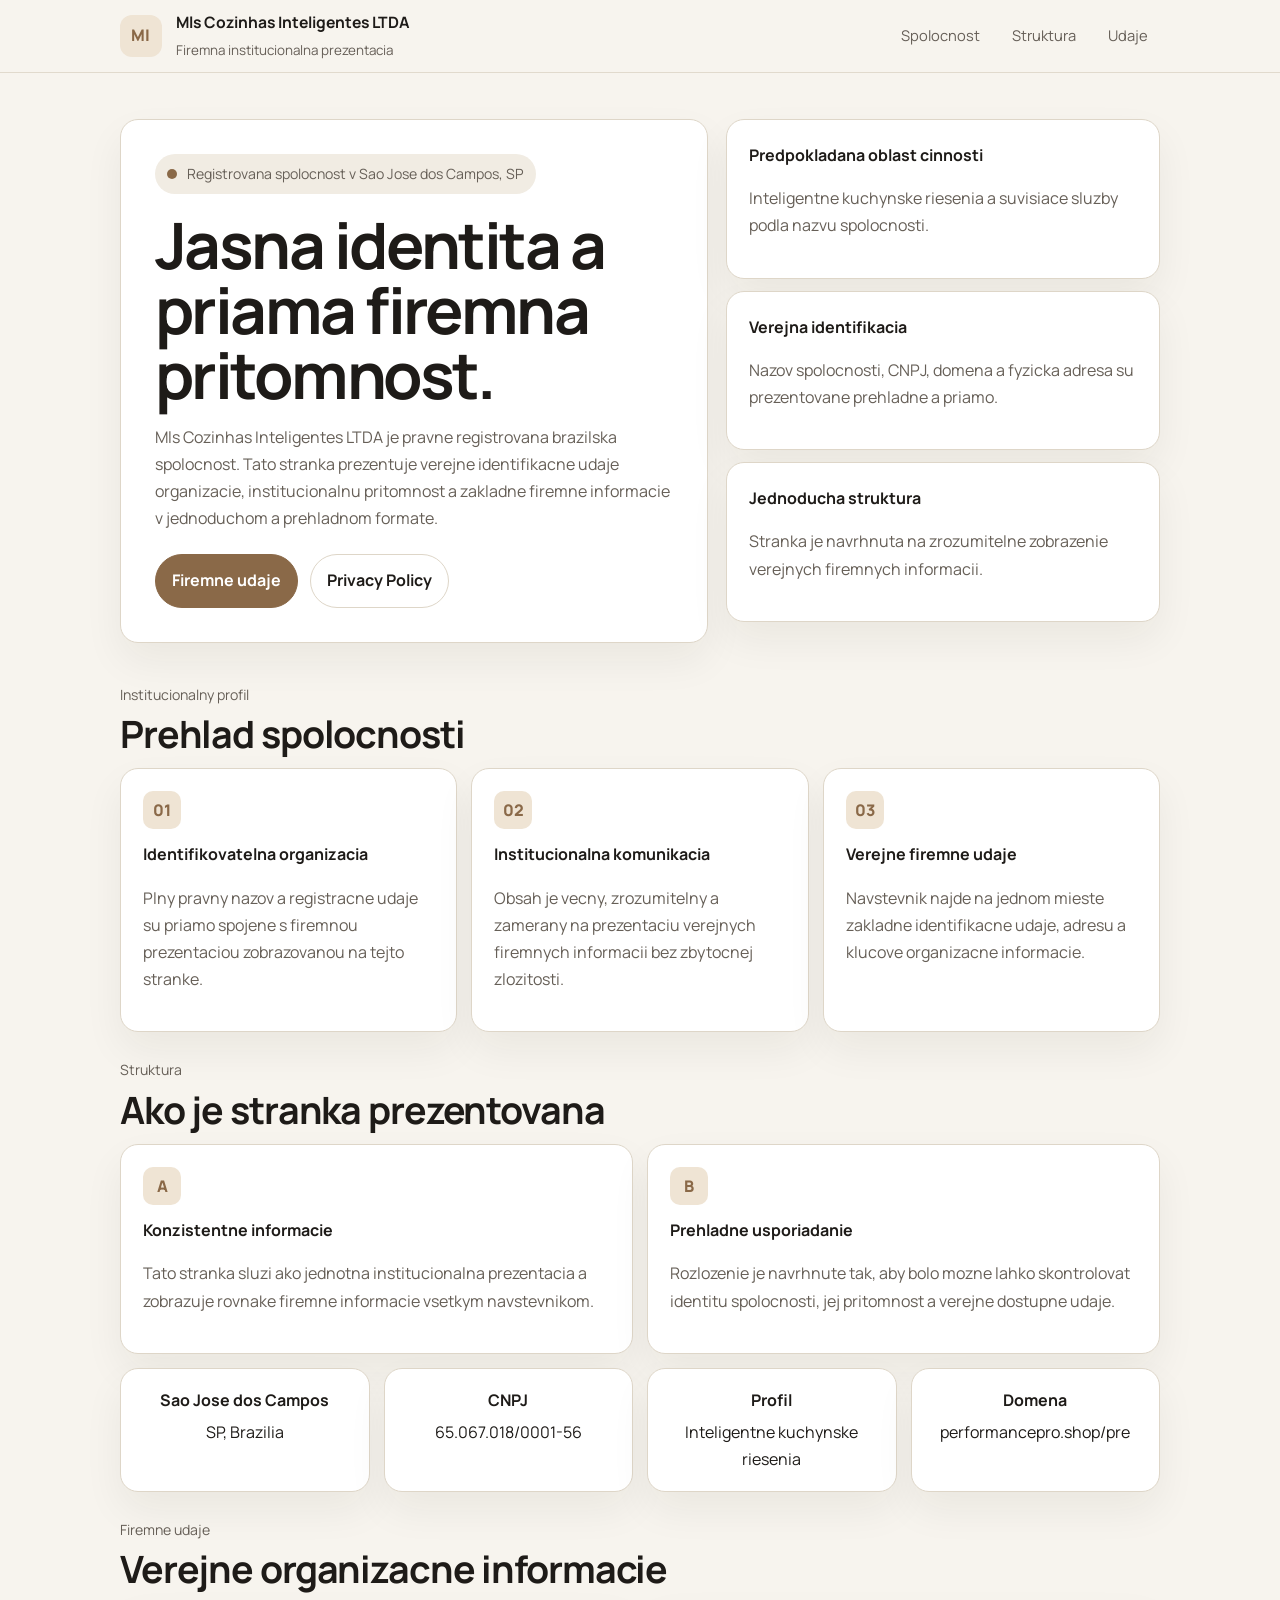
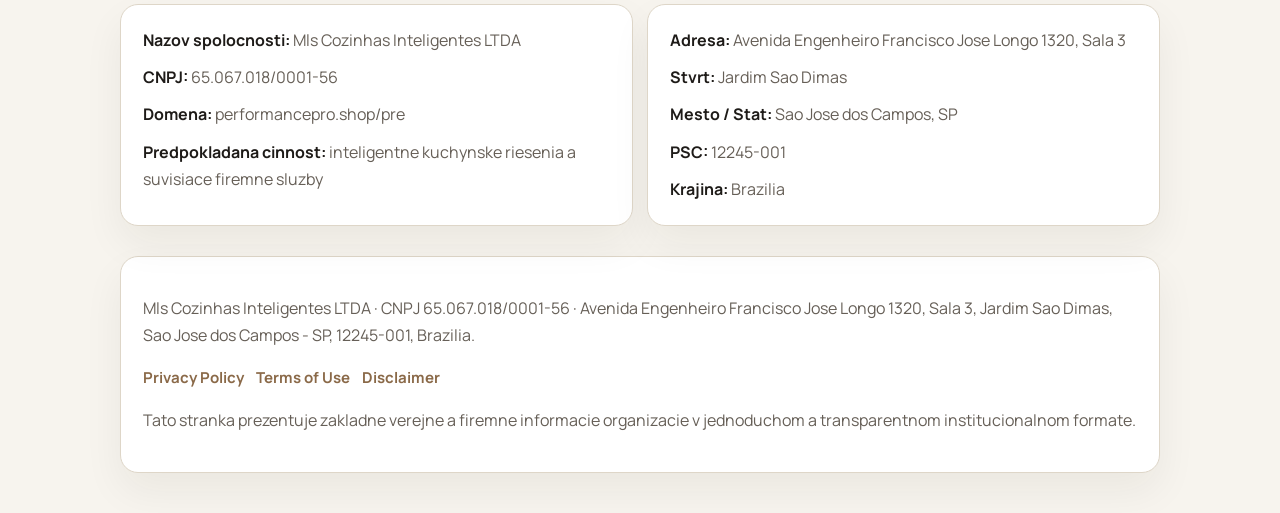
<file: pre/index.html>
<!DOCTYPE html>
<html lang="sk">
<head>
  <meta charset="UTF-8">
  <meta name="viewport" content="width=device-width, initial-scale=1.0">
  <meta name="robots" content="index,follow">
  <title>Mls Cozinhas Inteligentes LTDA | Firemna prezentacia</title>
  <meta name="description" content="Institucionalna stranka spolocnosti Mls Cozinhas Inteligentes LTDA s jasnymi firemnymi udajmi a verejnymi informaciami v Sao Jose dos Campos, SP.">
  <link rel="preconnect" href="https://fonts.googleapis.com">
  <link rel="preconnect" href="https://fonts.gstatic.com" crossorigin>
  <link href="https://fonts.googleapis.com/css2?family=Manrope:wght@400;500;600;700;800&display=swap" rel="stylesheet">
  <style>
    :root{--bg:#f7f4ee;--surface:#fff;--surface-alt:#f1ece3;--line:#ded6c8;--text:#1e1b18;--muted:#665f57;--accent:#8a6948;--accent-soft:#efe4d4;--radius:18px;--shadow:0 18px 40px rgba(33,27,19,.06);--max:1040px}
    *{box-sizing:border-box}html{scroll-behavior:smooth}body{margin:0;font-family:"Manrope",sans-serif;background:var(--bg);color:var(--text);line-height:1.7}a{color:inherit;text-decoration:none}.page{width:min(calc(100% - 28px),var(--max));margin:0 auto;padding-bottom:40px}header{position:sticky;top:0;z-index:20;background:rgba(247,244,238,.94);backdrop-filter:blur(10px);border-bottom:1px solid rgba(222,214,200,.85)}.topbar{width:min(calc(100% - 28px),var(--max));margin:0 auto;min-height:72px;display:flex;align-items:center;justify-content:space-between;gap:18px}.brand{display:flex;align-items:center;gap:14px;min-width:0}.brand-mark{width:42px;height:42px;border-radius:12px;display:grid;place-items:center;background:var(--accent-soft);color:var(--accent);font-weight:800;letter-spacing:.04em}.brand strong{display:block;font-size:.98rem}.brand small{color:var(--muted);font-size:.84rem}nav{display:flex;flex-wrap:wrap;gap:8px}nav a{padding:9px 12px;border-radius:999px;color:var(--muted);font-size:.92rem}nav a:hover{background:var(--surface-alt);color:var(--text)}.hero{padding:46px 0 26px;display:grid;grid-template-columns:1.15fr .85fr;gap:18px;align-items:start}.panel,.card{background:var(--surface);border:1px solid var(--line);border-radius:var(--radius);box-shadow:var(--shadow)}.hero-main{padding:34px}.eyebrow{display:inline-flex;align-items:center;gap:10px;padding:8px 12px;border-radius:999px;background:var(--surface-alt);color:var(--muted);font-size:.88rem}.dot{width:10px;height:10px;border-radius:50%;background:var(--accent)}h1{margin:18px 0 14px;font-size:clamp(2.2rem,5vw,4rem);line-height:1.02;letter-spacing:-.04em;max-width:12ch}.hero-main p,.card p,.summary p,footer p,li{color:var(--muted)}.actions{display:flex;flex-wrap:wrap;gap:12px;margin-top:22px}.button{display:inline-flex;align-items:center;justify-content:center;padding:12px 16px;border-radius:999px;font-weight:700;border:1px solid var(--line)}.button.primary{background:var(--accent);color:#fff;border-color:var(--accent)}.hero-side{display:grid;gap:12px}.summary{padding:22px}.summary strong{display:block;margin-bottom:6px;font-size:1rem}section{padding:12px 0}.section-head{margin-bottom:14px}.section-head span{color:var(--muted);font-size:.88rem}h2{margin:6px 0 0;font-size:clamp(1.55rem,3vw,2.35rem);line-height:1.08;letter-spacing:-.03em}.grid-3,.grid-2,.facts-grid{display:grid;gap:14px}.grid-3{grid-template-columns:repeat(3,minmax(0,1fr))}.grid-2{grid-template-columns:repeat(2,minmax(0,1fr))}.facts-grid{grid-template-columns:repeat(4,minmax(0,1fr))}.card{padding:22px}.icon{width:38px;height:38px;border-radius:10px;display:grid;place-items:center;background:var(--accent-soft);color:var(--accent);font-weight:800;margin-bottom:12px}.card h3{margin:0 0 10px;font-size:1rem}.facts{list-style:none;margin:0;padding:0}.facts li+li{margin-top:10px}.facts strong{color:var(--text)}.mini{padding:18px;text-align:center}.mini strong{display:block;margin-bottom:5px;font-size:1rem;color:var(--text)}footer{margin-top:18px;padding:22px}.footer-links{display:flex;flex-wrap:wrap;gap:12px;margin:10px 0}.footer-links a{color:var(--accent);font-weight:700;font-size:.94rem}@media(max-width:920px){.hero,.grid-3,.grid-2,.facts-grid{grid-template-columns:1fr}.topbar{padding:10px 0;align-items:flex-start;flex-direction:column}}
  </style>
</head>
<body>
  <header><div class="topbar"><div class="brand"><div class="brand-mark">MI</div><div><strong>Mls Cozinhas Inteligentes LTDA</strong><small>Firemna institucionalna prezentacia</small></div></div><nav><a href="#spolocnost">Spolocnost</a><a href="#struktura">Struktura</a><a href="#udaje">Udaje</a></nav></div></header>
  <div class="page">
    <main>
      <section class="hero">
        <article class="panel hero-main">
          <div class="eyebrow"><span class="dot"></span>Registrovana spolocnost v Sao Jose dos Campos, SP</div>
          <h1>Jasna identita a priama firemna pritomnost.</h1>
          <p>Mls Cozinhas Inteligentes LTDA je pravne registrovana brazilska spolocnost. Tato stranka prezentuje verejne identifikacne udaje organizacie, institucionalnu pritomnost a zakladne firemne informacie v jednoduchom a prehladnom formate.</p>
          <div class="actions"><a class="button primary" href="#udaje">Firemne udaje</a><a class="button" href="privacy.html">Privacy Policy</a></div>
        </article>
        <aside class="hero-side">
          <div class="panel summary"><strong>Predpokladana oblast cinnosti</strong><p>Inteligentne kuchynske riesenia a suvisiace sluzby podla nazvu spolocnosti.</p></div>
          <div class="panel summary"><strong>Verejna identifikacia</strong><p>Nazov spolocnosti, CNPJ, domena a fyzicka adresa su prezentovane prehladne a priamo.</p></div>
          <div class="panel summary"><strong>Jednoducha struktura</strong><p>Stranka je navrhnuta na zrozumitelne zobrazenie verejnych firemnych informacii.</p></div>
        </aside>
      </section>
      <section id="spolocnost"><div class="section-head"><span>Institucionalny profil</span><h2>Prehlad spolocnosti</h2></div><div class="grid-3"><article class="card"><div class="icon">01</div><h3>Identifikovatelna organizacia</h3><p>Plny pravny nazov a registracne udaje su priamo spojene s firemnou prezentaciou zobrazovanou na tejto stranke.</p></article><article class="card"><div class="icon">02</div><h3>Institucionalna komunikacia</h3><p>Obsah je vecny, zrozumitelny a zamerany na prezentaciu verejnych firemnych informacii bez zbytocnej zlozitosti.</p></article><article class="card"><div class="icon">03</div><h3>Verejne firemne udaje</h3><p>Navstevnik najde na jednom mieste zakladne identifikacne udaje, adresu a klucove organizacne informacie.</p></article></div></section>
      <section id="struktura"><div class="section-head"><span>Struktura</span><h2>Ako je stranka prezentovana</h2></div><div class="grid-2"><article class="card"><div class="icon">A</div><h3>Konzistentne informacie</h3><p>Tato stranka sluzi ako jednotna institucionalna prezentacia a zobrazuje rovnake firemne informacie vsetkym navstevnikom.</p></article><article class="card"><div class="icon">B</div><h3>Prehladne usporiadanie</h3><p>Rozlozenie je navrhnute tak, aby bolo mozne lahko skontrolovat identitu spolocnosti, jej pritomnost a verejne dostupne udaje.</p></article></div><div class="facts-grid" style="margin-top:14px;"><div class="panel mini"><strong>Sao Jose dos Campos</strong><span>SP, Brazilia</span></div><div class="panel mini"><strong>CNPJ</strong><span>65.067.018/0001-56</span></div><div class="panel mini"><strong>Profil</strong><span>Inteligentne kuchynske riesenia</span></div><div class="panel mini"><strong>Domena</strong><span>performancepro.shop/pre</span></div></div></section>
      <section id="udaje"><div class="section-head"><span>Firemne udaje</span><h2>Verejne organizacne informacie</h2></div><div class="grid-2"><article class="card"><ul class="facts"><li><strong>Nazov spolocnosti:</strong> Mls Cozinhas Inteligentes LTDA</li><li><strong>CNPJ:</strong> 65.067.018/0001-56</li><li><strong>Domena:</strong> performancepro.shop/pre</li><li><strong>Predpokladana cinnost:</strong> inteligentne kuchynske riesenia a suvisiace firemne sluzby</li></ul></article><article class="card"><ul class="facts"><li><strong>Adresa:</strong> Avenida Engenheiro Francisco Jose Longo 1320, Sala 3</li><li><strong>Stvrt:</strong> Jardim Sao Dimas</li><li><strong>Mesto / Stat:</strong> Sao Jose dos Campos, SP</li><li><strong>PSC:</strong> 12245-001</li><li><strong>Krajina:</strong> Brazilia</li></ul></article></div></section>
    </main>
    <footer class="panel"><p>Mls Cozinhas Inteligentes LTDA · CNPJ 65.067.018/0001-56 · Avenida Engenheiro Francisco Jose Longo 1320, Sala 3, Jardim Sao Dimas, Sao Jose dos Campos - SP, 12245-001, Brazilia.</p><div class="footer-links"><a href="privacy.html">Privacy Policy</a><a href="terms.html">Terms of Use</a><a href="disclaimer.html">Disclaimer</a></div><p>Tato stranka prezentuje zakladne verejne a firemne informacie organizacie v jednoduchom a transparentnom institucionalnom formate.</p></footer>
  </div>
</body>
</html>
</file>
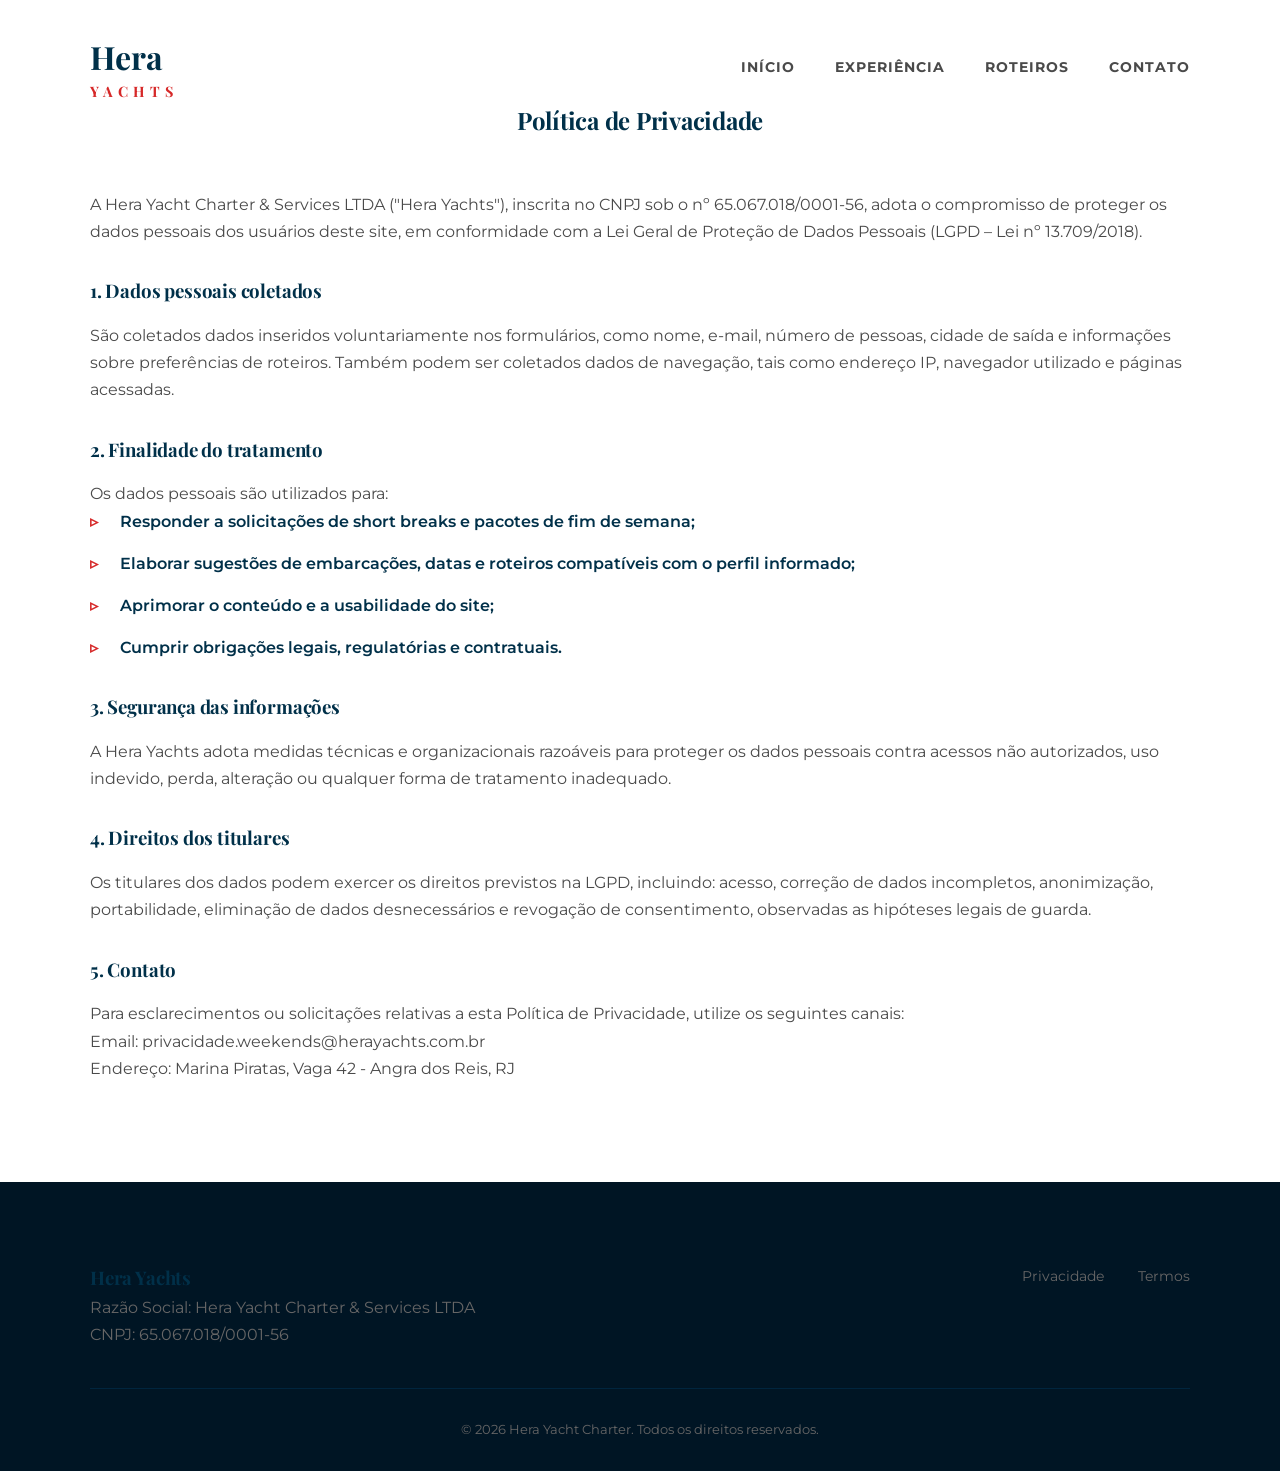
<file: privacy.html>
<!DOCTYPE html>
<html lang="pt-BR">
<head>
    <meta charset="UTF-8">
    <meta name="viewport" content="width=device-width, initial-scale=1.0">
    <title>Política de Privacidade | Hera Yacht Charter</title>
    <link rel="stylesheet" href="css/style.css">
    <link rel="preconnect" href="https://fonts.googleapis.com">
    <link rel="preconnect" href="https://fonts.gstatic.com" crossorigin>
    <link href="https://fonts.googleapis.com/css2?family=Montserrat:wght@300;400;600;700&family=Playfair+Display:ital,wght@0,700;1,700&display=swap" rel="stylesheet">
</head>
<body>
    <header id="header">
        <nav class="container">
            <div class="logo">
                <a href="index.html">Hera<span>Yachts</span></a>
            </div>
            <ul class="nav-links">
                <li><a href="index.html#home">Início</a></li>
                <li><a href="index.html#experiencia">Experiência</a></li>
                <li><a href="index.html#frota">Roteiros</a></li>
                <li><a href="index.html#contato">Contato</a></li>
            </ul>
            <div class="mobile-menu-icon">
                <div class="line1"></div>
                <div class="line2"></div>
                <div class="line3"></div>
            </div>
        </nav>
    </header>

    <main>
        <section class="section">
            <div class="container">
                <h1 class="text-center mb-50">Política de Privacidade</h1>
                <div>
                    <p>A Hera Yacht Charter & Services LTDA ("Hera Yachts"), inscrita no CNPJ sob o nº 65.067.018/0001-56, adota o compromisso de proteger os dados pessoais dos usuários deste site, em conformidade com a Lei Geral de Proteção de Dados Pessoais (LGPD – Lei nº 13.709/2018).</p>
                    
                    <h3 class="mt-30 mb-15">1. Dados pessoais coletados</h3>
                    <p>São coletados dados inseridos voluntariamente nos formulários, como nome, e-mail, número de pessoas, cidade de saída e informações sobre preferências de roteiros. Também podem ser coletados dados de navegação, tais como endereço IP, navegador utilizado e páginas acessadas.</p>
                    
                    <h3 class="mt-30 mb-15">2. Finalidade do tratamento</h3>
                    <p>Os dados pessoais são utilizados para:</p>
                    <ul class="jet-list">
                        <li>Responder a solicitações de short breaks e pacotes de fim de semana;</li>
                        <li>Elaborar sugestões de embarcações, datas e roteiros compatíveis com o perfil informado;</li>
                        <li>Aprimorar o conteúdo e a usabilidade do site;</li>
                        <li>Cumprir obrigações legais, regulatórias e contratuais.</li>
                    </ul>
                    
                    <h3 class="mt-30 mb-15">3. Segurança das informações</h3>
                    <p>A Hera Yachts adota medidas técnicas e organizacionais razoáveis para proteger os dados pessoais contra acessos não autorizados, uso indevido, perda, alteração ou qualquer forma de tratamento inadequado.</p>
                    
                    <h3 class="mt-30 mb-15">4. Direitos dos titulares</h3>
                    <p>Os titulares dos dados podem exercer os direitos previstos na LGPD, incluindo: acesso, correção de dados incompletos, anonimização, portabilidade, eliminação de dados desnecessários e revogação de consentimento, observadas as hipóteses legais de guarda.</p>
                    
                    <h3 class="mt-30 mb-15">5. Contato</h3>
                    <p>Para esclarecimentos ou solicitações relativas a esta Política de Privacidade, utilize os seguintes canais:</p>
                    <p>Email: privacidade.weekends@herayachts.com.br<br>Endereço: Marina Piratas, Vaga 42 - Angra dos Reis, RJ</p>
                </div>
            </div>
        </section>
    </main>

    <footer>
        <div class="container">
            <div class="footer-grid">
                <div>
                    <h3>Hera Yachts</h3>
                    <p>Razão Social: Hera Yacht Charter & Services LTDA</p>
                    <p>CNPJ: 65.067.018/0001-56</p>
                </div>
                <div class="footer-links">
                    <a href="privacy.html">Privacidade</a>
                    <a href="terms.html">Termos</a>
                </div>
            </div>
            <div class="copyright text-center">
                <p>&copy; 2026 Hera Yacht Charter. Todos os direitos reservados.</p>
            </div>
        </div>
    </footer>

    <script src="js/script.js"></script>
</body>
</html>
</file>
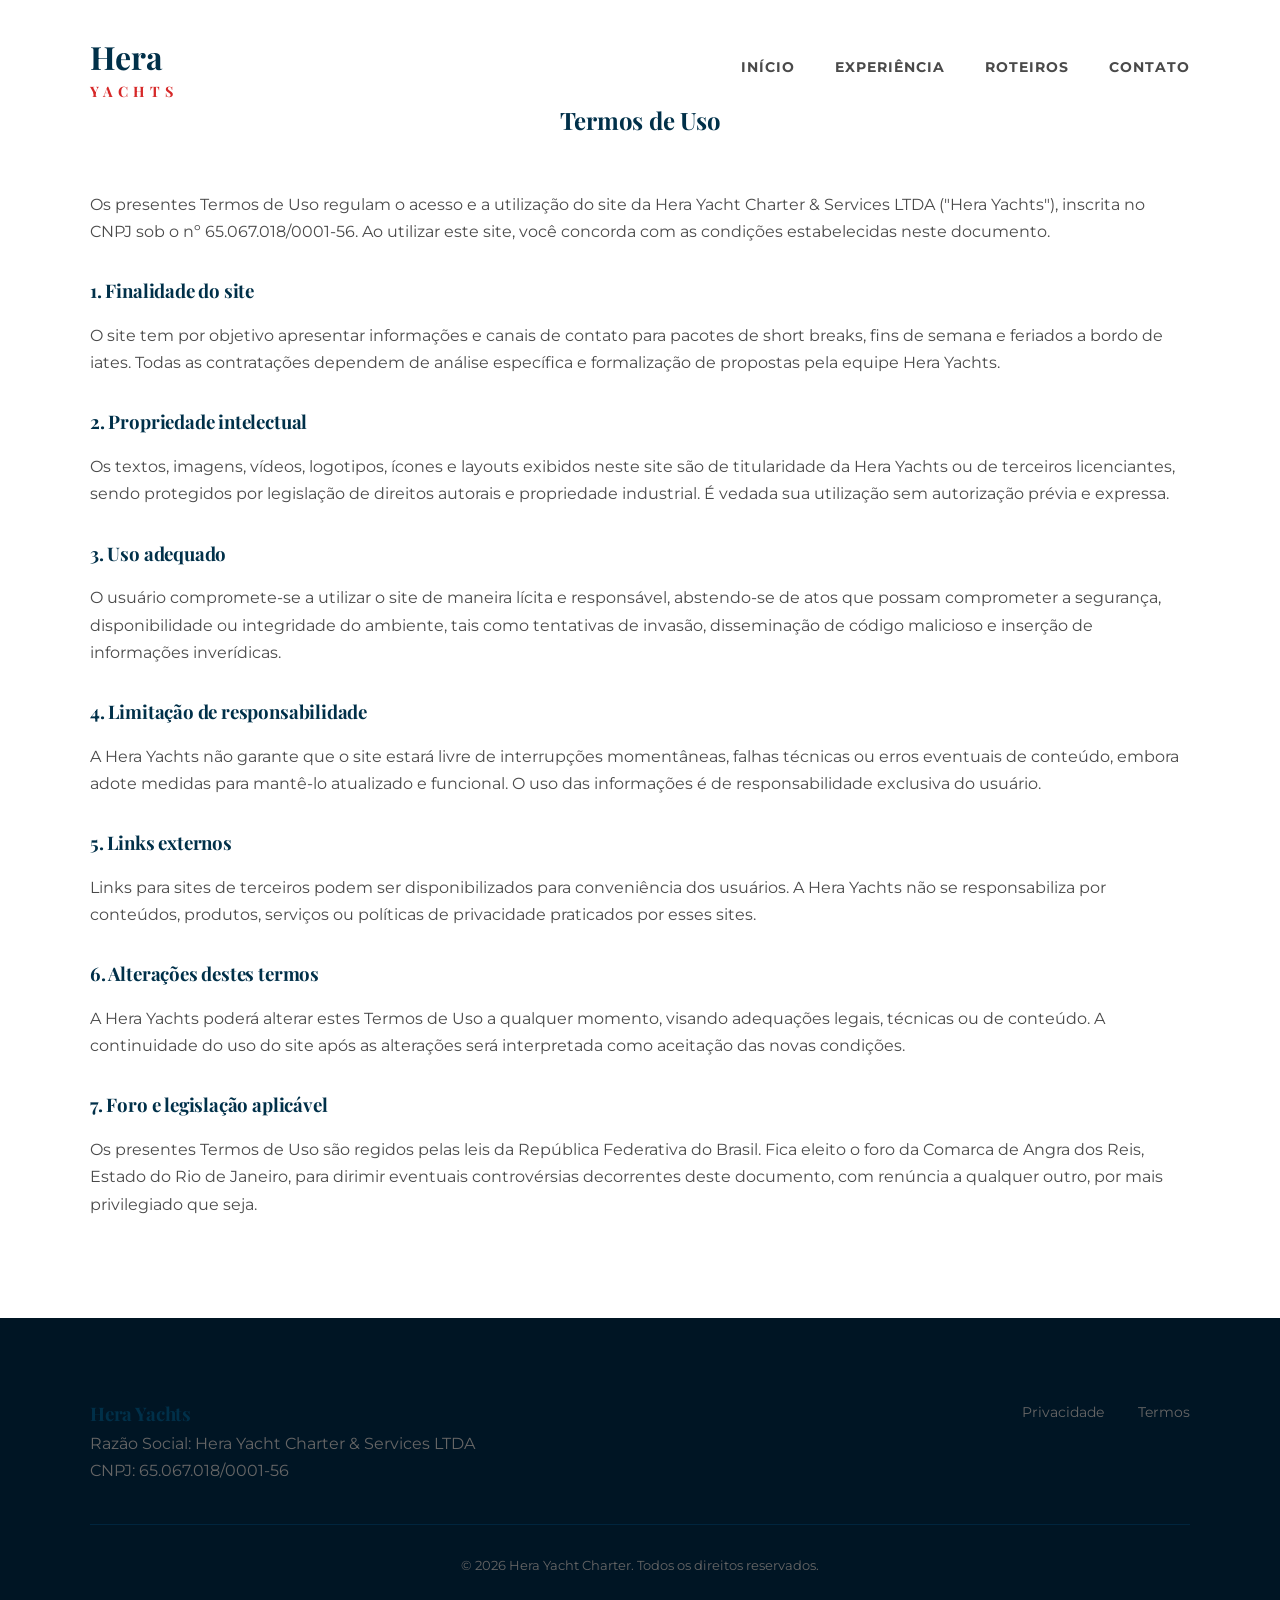
<file: terms.html>
<!DOCTYPE html>
<html lang="pt-BR">
<head>
    <meta charset="UTF-8">
    <meta name="viewport" content="width=device-width, initial-scale=1.0">
    <title>Termos de Uso | Hera Yacht Charter</title>
    <link rel="stylesheet" href="css/style.css">
    <link rel="preconnect" href="https://fonts.googleapis.com">
    <link rel="preconnect" href="https://fonts.gstatic.com" crossorigin>
    <link href="https://fonts.googleapis.com/css2?family=Montserrat:wght@300;400;600;700&family=Playfair+Display:ital,wght@0,700;1,700&display=swap" rel="stylesheet">
</head>
<body>
    <header id="header">
        <nav class="container">
            <div class="logo">
                <a href="index.html">Hera<span>Yachts</span></a>
            </div>
            <ul class="nav-links">
                <li><a href="index.html#home">Início</a></li>
                <li><a href="index.html#experiencia">Experiência</a></li>
                <li><a href="index.html#frota">Roteiros</a></li>
                <li><a href="index.html#contato">Contato</a></li>
            </ul>
            <div class="mobile-menu-icon">
                <div class="line1"></div>
                <div class="line2"></div>
                <div class="line3"></div>
            </div>
        </nav>
    </header>

    <main>
        <section class="section">
            <div class="container">
                <h1 class="text-center mb-50">Termos de Uso</h1>
                <div>
                    <p>Os presentes Termos de Uso regulam o acesso e a utilização do site da Hera Yacht Charter & Services LTDA ("Hera Yachts"), inscrita no CNPJ sob o nº 65.067.018/0001-56. Ao utilizar este site, você concorda com as condições estabelecidas neste documento.</p>
                    
                    <h3 class="mt-30 mb-15">1. Finalidade do site</h3>
                    <p>O site tem por objetivo apresentar informações e canais de contato para pacotes de short breaks, fins de semana e feriados a bordo de iates. Todas as contratações dependem de análise específica e formalização de propostas pela equipe Hera Yachts.</p>
                    
                    <h3 class="mt-30 mb-15">2. Propriedade intelectual</h3>
                    <p>Os textos, imagens, vídeos, logotipos, ícones e layouts exibidos neste site são de titularidade da Hera Yachts ou de terceiros licenciantes, sendo protegidos por legislação de direitos autorais e propriedade industrial. É vedada sua utilização sem autorização prévia e expressa.</p>
                    
                    <h3 class="mt-30 mb-15">3. Uso adequado</h3>
                    <p>O usuário compromete-se a utilizar o site de maneira lícita e responsável, abstendo-se de atos que possam comprometer a segurança, disponibilidade ou integridade do ambiente, tais como tentativas de invasão, disseminação de código malicioso e inserção de informações inverídicas.</p>
                    
                    <h3 class="mt-30 mb-15">4. Limitação de responsabilidade</h3>
                    <p>A Hera Yachts não garante que o site estará livre de interrupções momentâneas, falhas técnicas ou erros eventuais de conteúdo, embora adote medidas para mantê-lo atualizado e funcional. O uso das informações é de responsabilidade exclusiva do usuário.</p>
                    
                    <h3 class="mt-30 mb-15">5. Links externos</h3>
                    <p>Links para sites de terceiros podem ser disponibilizados para conveniência dos usuários. A Hera Yachts não se responsabiliza por conteúdos, produtos, serviços ou políticas de privacidade praticados por esses sites.</p>
                    
                    <h3 class="mt-30 mb-15">6. Alterações destes termos</h3>
                    <p>A Hera Yachts poderá alterar estes Termos de Uso a qualquer momento, visando adequações legais, técnicas ou de conteúdo. A continuidade do uso do site após as alterações será interpretada como aceitação das novas condições.</p>
                    
                    <h3 class="mt-30 mb-15">7. Foro e legislação aplicável</h3>
                    <p>Os presentes Termos de Uso são regidos pelas leis da República Federativa do Brasil. Fica eleito o foro da Comarca de Angra dos Reis, Estado do Rio de Janeiro, para dirimir eventuais controvérsias decorrentes deste documento, com renúncia a qualquer outro, por mais privilegiado que seja.</p>
                </div>
            </div>
        </section>
    </main>

    <footer>
        <div class="container">
            <div class="footer-grid">
                <div>
                    <h3>Hera Yachts</h3>
                    <p>Razão Social: Hera Yacht Charter & Services LTDA</p>
                    <p>CNPJ: 65.067.018/0001-56</p>
                </div>
                <div class="footer-links">
                    <a href="privacy.html">Privacidade</a>
                    <a href="terms.html">Termos</a>
                </div>
            </div>
            <div class="copyright text-center">
                <p>&copy; 2026 Hera Yacht Charter. Todos os direitos reservados.</p>
            </div>
        </div>
    </footer>

    <script src="js/script.js"></script>
</body>
</html>
</file>
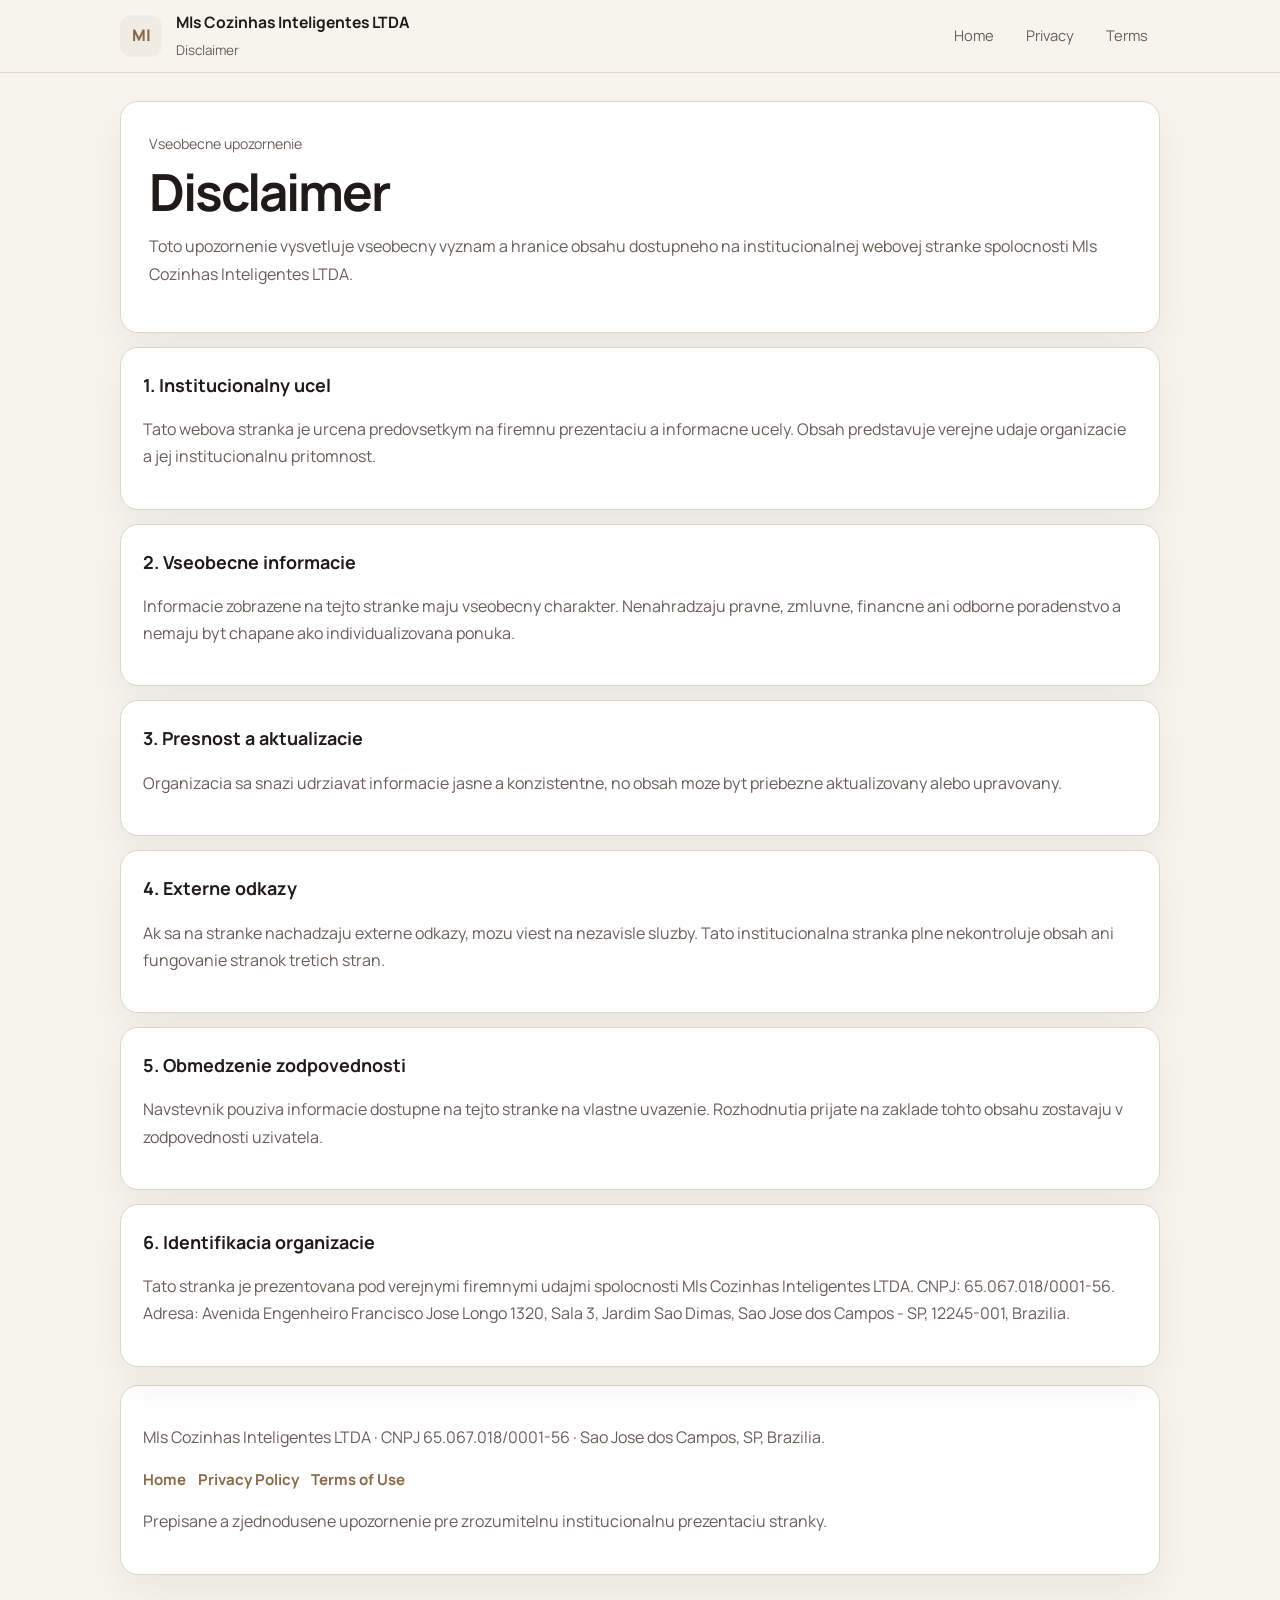
<file: pre/disclaimer.html>
<!DOCTYPE html>
<html lang="sk">
<head><meta charset="UTF-8"><meta name="viewport" content="width=device-width, initial-scale=1.0"><meta name="robots" content="index,follow"><title>Disclaimer | Mls Cozinhas Inteligentes LTDA</title><meta name="description" content="Vseobecne upozornenie pre institucionalnu stranku spolocnosti Mls Cozinhas Inteligentes LTDA."><link rel="preconnect" href="https://fonts.googleapis.com"><link rel="preconnect" href="https://fonts.gstatic.com" crossorigin><link href="https://fonts.googleapis.com/css2?family=Manrope:wght@400;500;600;700;800&display=swap" rel="stylesheet"><style>:root{--bg:#f7f4ee;--surface:#fff;--surface-alt:#f1ece3;--line:#ded6c8;--text:#1e1b18;--muted:#665f57;--accent:#8a6948;--radius:18px;--shadow:0 18px 40px rgba(33,27,19,.06);--max:1040px}*{box-sizing:border-box}body{margin:0;font-family:"Manrope",sans-serif;background:var(--bg);color:var(--text);line-height:1.7}a{color:inherit;text-decoration:none}.page{width:min(calc(100% - 28px),var(--max));margin:0 auto;padding-bottom:40px}header{position:sticky;top:0;background:rgba(247,244,238,.94);backdrop-filter:blur(10px);border-bottom:1px solid rgba(222,214,200,.85)}.topbar{width:min(calc(100% - 28px),var(--max));margin:0 auto;min-height:72px;display:flex;align-items:center;justify-content:space-between;gap:18px}.brand{display:flex;align-items:center;gap:14px}.brand-mark{width:42px;height:42px;border-radius:12px;display:grid;place-items:center;background:var(--surface-alt);color:var(--accent);font-weight:800}.brand strong{display:block;font-size:.98rem}.brand small,.muted{color:var(--muted);font-size:.84rem}nav{display:flex;gap:8px;flex-wrap:wrap}nav a{padding:9px 12px;border-radius:999px;color:var(--muted);font-size:.92rem}nav a:hover{background:var(--surface-alt);color:var(--text)}.hero,.block{background:var(--surface);border:1px solid var(--line);border-radius:var(--radius);box-shadow:var(--shadow)}.hero{margin-top:28px;padding:28px}.hero span{color:var(--muted);font-size:.88rem}h1{margin:8px 0 10px;font-size:clamp(2rem,4vw,3.3rem);line-height:1.02;letter-spacing:-.04em}.grid{display:grid;gap:14px;margin-top:14px}.block{padding:22px}h2{margin:0 0 10px;font-size:1.12rem}p,li{color:var(--muted)}footer{margin-top:18px;padding:22px;background:var(--surface);border:1px solid var(--line);border-radius:var(--radius);box-shadow:var(--shadow)}.footer-links{display:flex;flex-wrap:wrap;gap:12px;margin:10px 0}.footer-links a{color:var(--accent);font-weight:700;font-size:.94rem}</style></head>
<body><header><div class="topbar"><div class="brand"><div class="brand-mark">MI</div><div><strong>Mls Cozinhas Inteligentes LTDA</strong><small>Disclaimer</small></div></div><nav><a href="index.html">Home</a><a href="privacy.html">Privacy</a><a href="terms.html">Terms</a></nav></div></header><div class="page"><section class="hero"><span>Vseobecne upozornenie</span><h1>Disclaimer</h1><p>Toto upozornenie vysvetluje vseobecny vyznam a hranice obsahu dostupneho na institucionalnej webovej stranke spolocnosti Mls Cozinhas Inteligentes LTDA.</p></section><div class="grid"><section class="block"><h2>1. Institucionalny ucel</h2><p>Tato webova stranka je urcena predovsetkym na firemnu prezentaciu a informacne ucely. Obsah predstavuje verejne udaje organizacie a jej institucionalnu pritomnost.</p></section><section class="block"><h2>2. Vseobecne informacie</h2><p>Informacie zobrazene na tejto stranke maju vseobecny charakter. Nenahradzaju pravne, zmluvne, financne ani odborne poradenstvo a nemaju byt chapane ako individualizovana ponuka.</p></section><section class="block"><h2>3. Presnost a aktualizacie</h2><p>Organizacia sa snazi udrziavat informacie jasne a konzistentne, no obsah moze byt priebezne aktualizovany alebo upravovany.</p></section><section class="block"><h2>4. Externe odkazy</h2><p>Ak sa na stranke nachadzaju externe odkazy, mozu viest na nezavisle sluzby. Tato institucionalna stranka plne nekontroluje obsah ani fungovanie stranok tretich stran.</p></section><section class="block"><h2>5. Obmedzenie zodpovednosti</h2><p>Navstevnik pouziva informacie dostupne na tejto stranke na vlastne uvazenie. Rozhodnutia prijate na zaklade tohto obsahu zostavaju v zodpovednosti uzivatela.</p></section><section class="block"><h2>6. Identifikacia organizacie</h2><p>Tato stranka je prezentovana pod verejnymi firemnymi udajmi spolocnosti Mls Cozinhas Inteligentes LTDA. CNPJ: 65.067.018/0001-56. Adresa: Avenida Engenheiro Francisco Jose Longo 1320, Sala 3, Jardim Sao Dimas, Sao Jose dos Campos - SP, 12245-001, Brazilia.</p></section></div><footer><p>Mls Cozinhas Inteligentes LTDA · CNPJ 65.067.018/0001-56 · Sao Jose dos Campos, SP, Brazilia.</p><div class="footer-links"><a href="index.html">Home</a><a href="privacy.html">Privacy Policy</a><a href="terms.html">Terms of Use</a></div><p>Prepisane a zjednodusene upozornenie pre zrozumitelnu institucionalnu prezentaciu stranky.</p></footer></div></body>
</html>
</file>
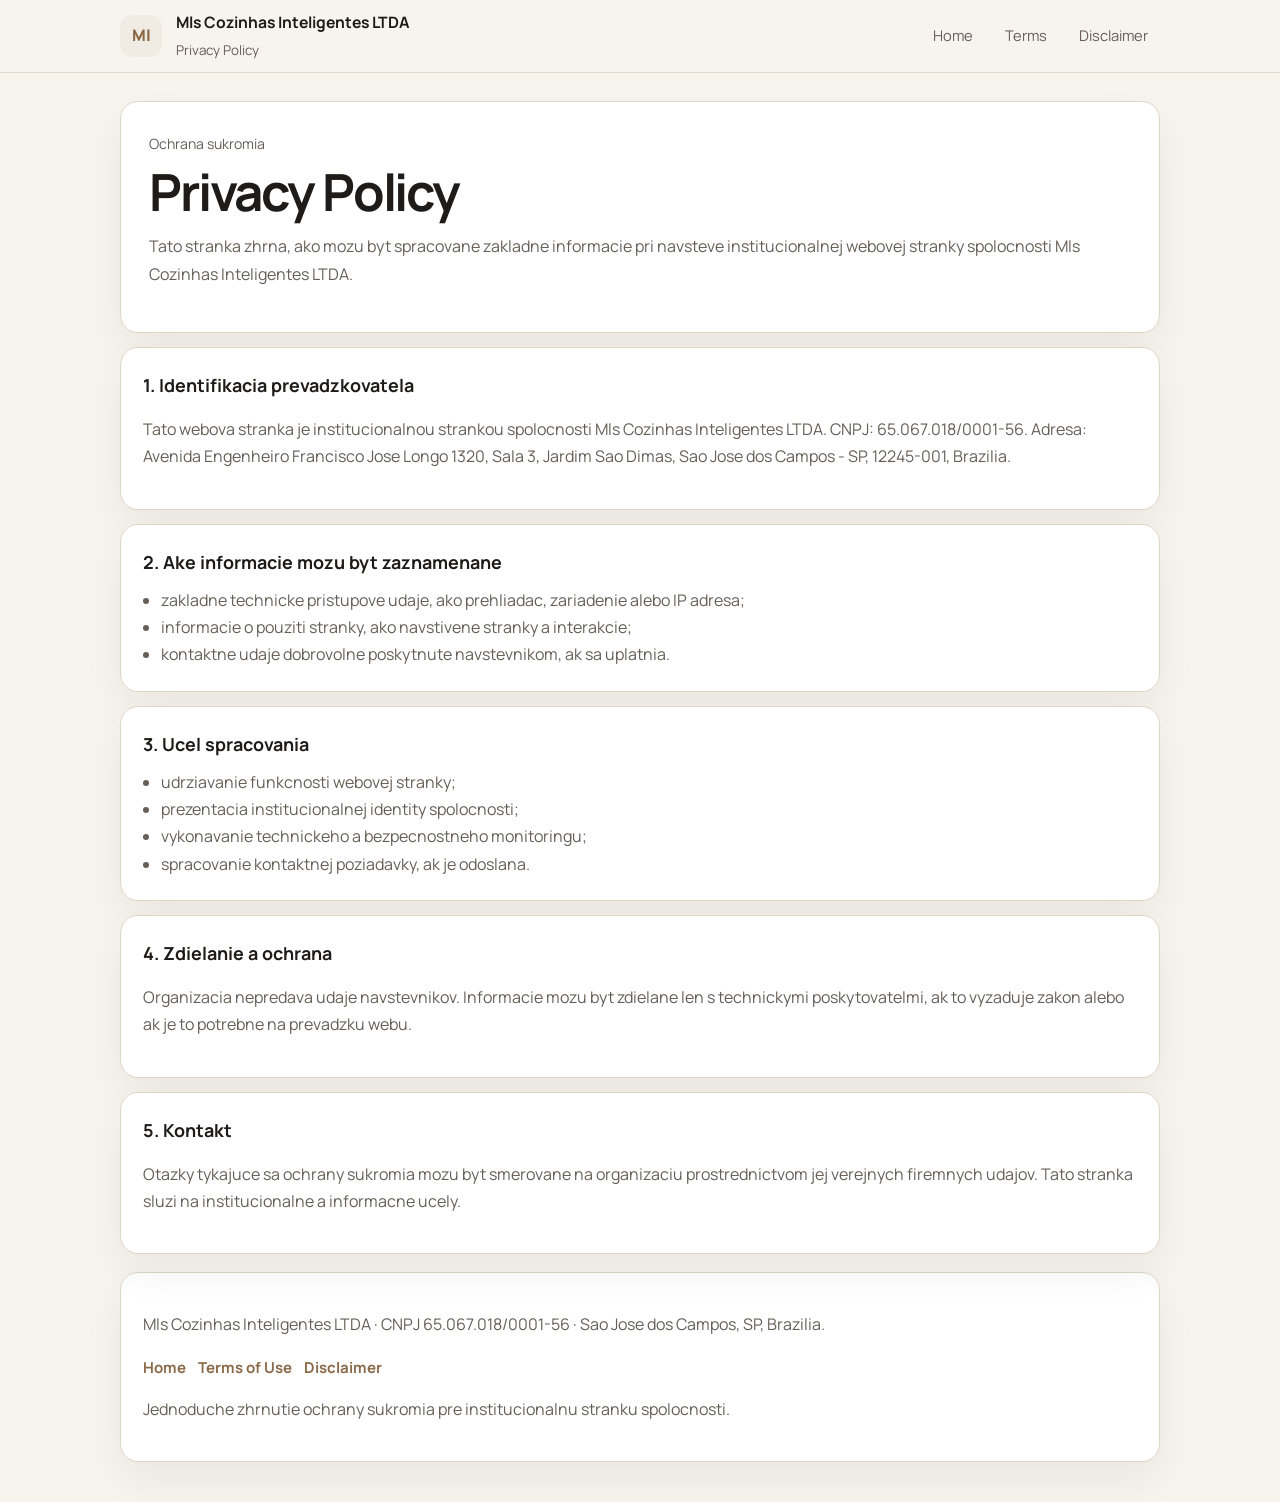
<file: pre/privacy.html>
<!DOCTYPE html>
<html lang="sk">
<head>
  <meta charset="UTF-8">
  <meta name="viewport" content="width=device-width, initial-scale=1.0">
  <meta name="robots" content="index,follow">
  <title>Privacy Policy | Mls Cozinhas Inteligentes LTDA</title>
  <meta name="description" content="Zasady ochrany sukromia pre institucionalnu stranku spolocnosti Mls Cozinhas Inteligentes LTDA.">
  <link rel="preconnect" href="https://fonts.googleapis.com">
  <link rel="preconnect" href="https://fonts.gstatic.com" crossorigin>
  <link href="https://fonts.googleapis.com/css2?family=Manrope:wght@400;500;600;700;800&display=swap" rel="stylesheet">
  <style>
    :root { --bg:#f7f4ee; --surface:#fff; --surface-alt:#f1ece3; --line:#ded6c8; --text:#1e1b18; --muted:#665f57; --accent:#8a6948; --radius:18px; --shadow:0 18px 40px rgba(33,27,19,.06); --max:1040px; }
    * { box-sizing:border-box; } body { margin:0; font-family:"Manrope",sans-serif; background:var(--bg); color:var(--text); line-height:1.7; }
    a { color:inherit; text-decoration:none; } .page { width:min(calc(100% - 28px),var(--max)); margin:0 auto; padding-bottom:40px; }
    header { position:sticky; top:0; background:rgba(247,244,238,.94); backdrop-filter:blur(10px); border-bottom:1px solid rgba(222,214,200,.85); }
    .topbar { width:min(calc(100% - 28px),var(--max)); margin:0 auto; min-height:72px; display:flex; align-items:center; justify-content:space-between; gap:18px; }
    .brand { display:flex; align-items:center; gap:14px; } .brand-mark { width:42px; height:42px; border-radius:12px; display:grid; place-items:center; background:var(--surface-alt); color:var(--accent); font-weight:800; }
    .brand strong { display:block; font-size:.98rem; } .brand small, .muted { color:var(--muted); font-size:.84rem; } nav { display:flex; gap:8px; flex-wrap:wrap; } nav a { padding:9px 12px; border-radius:999px; color:var(--muted); font-size:.92rem; } nav a:hover { background:var(--surface-alt); color:var(--text); }
    .hero, .block { background:var(--surface); border:1px solid var(--line); border-radius:var(--radius); box-shadow:var(--shadow); }
    .hero { margin-top:28px; padding:28px; } .hero span { color:var(--muted); font-size:.88rem; } h1 { margin:8px 0 10px; font-size:clamp(2rem,4vw,3.3rem); line-height:1.02; letter-spacing:-.04em; }
    .grid { display:grid; gap:14px; margin-top:14px; } .block { padding:22px; } h2 { margin:0 0 10px; font-size:1.12rem; } p, li { color:var(--muted); } ul { margin:0; padding-left:18px; }
    footer { margin-top:18px; padding:22px; background:var(--surface); border:1px solid var(--line); border-radius:var(--radius); box-shadow:var(--shadow); } .footer-links { display:flex; flex-wrap:wrap; gap:12px; margin:10px 0; } .footer-links a { color:var(--accent); font-weight:700; font-size:.94rem; }
  </style>
</head>
<body>
  <header><div class="topbar"><div class="brand"><div class="brand-mark">MI</div><div><strong>Mls Cozinhas Inteligentes LTDA</strong><small>Privacy Policy</small></div></div><nav><a href="index.html">Home</a><a href="terms.html">Terms</a><a href="disclaimer.html">Disclaimer</a></nav></div></header>
  <div class="page">
    <section class="hero"><span>Ochrana sukromia</span><h1>Privacy Policy</h1><p>Tato stranka zhrna, ako mozu byt spracovane zakladne informacie pri navsteve institucionalnej webovej stranky spolocnosti Mls Cozinhas Inteligentes LTDA.</p></section>
    <div class="grid">
      <section class="block"><h2>1. Identifikacia prevadzkovatela</h2><p>Tato webova stranka je institucionalnou strankou spolocnosti Mls Cozinhas Inteligentes LTDA. CNPJ: 65.067.018/0001-56. Adresa: Avenida Engenheiro Francisco Jose Longo 1320, Sala 3, Jardim Sao Dimas, Sao Jose dos Campos - SP, 12245-001, Brazilia.</p></section>
      <section class="block"><h2>2. Ake informacie mozu byt zaznamenane</h2><ul><li>zakladne technicke pristupove udaje, ako prehliadac, zariadenie alebo IP adresa;</li><li>informacie o pouziti stranky, ako navstivene stranky a interakcie;</li><li>kontaktne udaje dobrovolne poskytnute navstevnikom, ak sa uplatnia.</li></ul></section>
      <section class="block"><h2>3. Ucel spracovania</h2><ul><li>udrziavanie funkcnosti webovej stranky;</li><li>prezentacia institucionalnej identity spolocnosti;</li><li>vykonavanie technickeho a bezpecnostneho monitoringu;</li><li>spracovanie kontaktnej poziadavky, ak je odoslana.</li></ul></section>
      <section class="block"><h2>4. Zdielanie a ochrana</h2><p>Organizacia nepredava udaje navstevnikov. Informacie mozu byt zdielane len s technickymi poskytovatelmi, ak to vyzaduje zakon alebo ak je to potrebne na prevadzku webu.</p></section>
      <section class="block"><h2>5. Kontakt</h2><p>Otazky tykajuce sa ochrany sukromia mozu byt smerovane na organizaciu prostrednictvom jej verejnych firemnych udajov. Tato stranka sluzi na institucionalne a informacne ucely.</p></section>
    </div>
    <footer><p>Mls Cozinhas Inteligentes LTDA · CNPJ 65.067.018/0001-56 · Sao Jose dos Campos, SP, Brazilia.</p><div class="footer-links"><a href="index.html">Home</a><a href="terms.html">Terms of Use</a><a href="disclaimer.html">Disclaimer</a></div><p>Jednoduche zhrnutie ochrany sukromia pre institucionalnu stranku spolocnosti.</p></footer>
  </div>
</body>
</html>
</file>
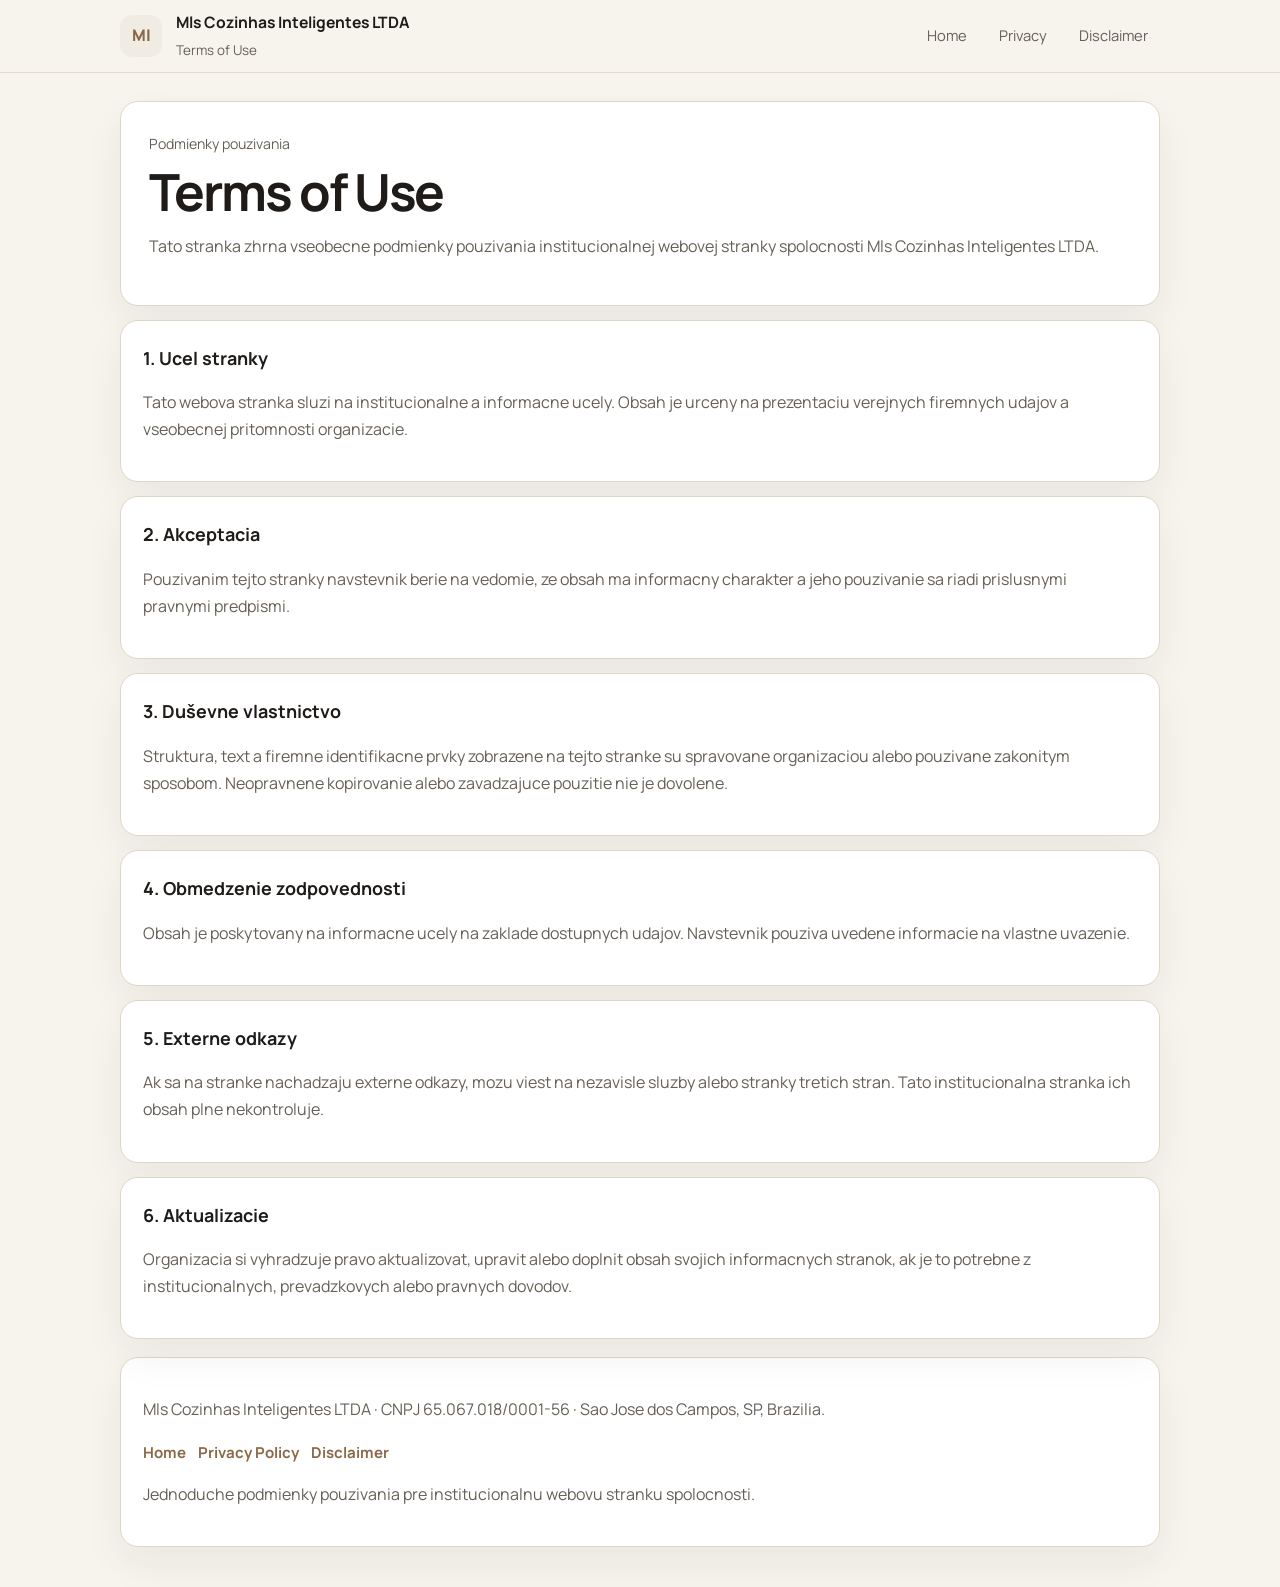
<file: pre/terms.html>
<!DOCTYPE html>
<html lang="sk">
<head><meta charset="UTF-8"><meta name="viewport" content="width=device-width, initial-scale=1.0"><meta name="robots" content="index,follow"><title>Terms of Use | Mls Cozinhas Inteligentes LTDA</title><meta name="description" content="Podmienky pouzivania pre institucionalnu stranku spolocnosti Mls Cozinhas Inteligentes LTDA."><link rel="preconnect" href="https://fonts.googleapis.com"><link rel="preconnect" href="https://fonts.gstatic.com" crossorigin><link href="https://fonts.googleapis.com/css2?family=Manrope:wght@400;500;600;700;800&display=swap" rel="stylesheet"><style>:root{--bg:#f7f4ee;--surface:#fff;--surface-alt:#f1ece3;--line:#ded6c8;--text:#1e1b18;--muted:#665f57;--accent:#8a6948;--radius:18px;--shadow:0 18px 40px rgba(33,27,19,.06);--max:1040px}*{box-sizing:border-box}body{margin:0;font-family:"Manrope",sans-serif;background:var(--bg);color:var(--text);line-height:1.7}a{color:inherit;text-decoration:none}.page{width:min(calc(100% - 28px),var(--max));margin:0 auto;padding-bottom:40px}header{position:sticky;top:0;background:rgba(247,244,238,.94);backdrop-filter:blur(10px);border-bottom:1px solid rgba(222,214,200,.85)}.topbar{width:min(calc(100% - 28px),var(--max));margin:0 auto;min-height:72px;display:flex;align-items:center;justify-content:space-between;gap:18px}.brand{display:flex;align-items:center;gap:14px}.brand-mark{width:42px;height:42px;border-radius:12px;display:grid;place-items:center;background:var(--surface-alt);color:var(--accent);font-weight:800}.brand strong{display:block;font-size:.98rem}.brand small,.muted{color:var(--muted);font-size:.84rem}nav{display:flex;gap:8px;flex-wrap:wrap}nav a{padding:9px 12px;border-radius:999px;color:var(--muted);font-size:.92rem}nav a:hover{background:var(--surface-alt);color:var(--text)}.hero,.block{background:var(--surface);border:1px solid var(--line);border-radius:var(--radius);box-shadow:var(--shadow)}.hero{margin-top:28px;padding:28px}.hero span{color:var(--muted);font-size:.88rem}h1{margin:8px 0 10px;font-size:clamp(2rem,4vw,3.3rem);line-height:1.02;letter-spacing:-.04em}.grid{display:grid;gap:14px;margin-top:14px}.block{padding:22px}h2{margin:0 0 10px;font-size:1.12rem}p,li{color:var(--muted)}footer{margin-top:18px;padding:22px;background:var(--surface);border:1px solid var(--line);border-radius:var(--radius);box-shadow:var(--shadow)}.footer-links{display:flex;flex-wrap:wrap;gap:12px;margin:10px 0}.footer-links a{color:var(--accent);font-weight:700;font-size:.94rem}</style></head>
<body><header><div class="topbar"><div class="brand"><div class="brand-mark">MI</div><div><strong>Mls Cozinhas Inteligentes LTDA</strong><small>Terms of Use</small></div></div><nav><a href="index.html">Home</a><a href="privacy.html">Privacy</a><a href="disclaimer.html">Disclaimer</a></nav></div></header><div class="page"><section class="hero"><span>Podmienky pouzivania</span><h1>Terms of Use</h1><p>Tato stranka zhrna vseobecne podmienky pouzivania institucionalnej webovej stranky spolocnosti Mls Cozinhas Inteligentes LTDA.</p></section><div class="grid"><section class="block"><h2>1. Ucel stranky</h2><p>Tato webova stranka sluzi na institucionalne a informacne ucely. Obsah je urceny na prezentaciu verejnych firemnych udajov a vseobecnej pritomnosti organizacie.</p></section><section class="block"><h2>2. Akceptacia</h2><p>Pouzivanim tejto stranky navstevnik berie na vedomie, ze obsah ma informacny charakter a jeho pouzivanie sa riadi prislusnymi pravnymi predpismi.</p></section><section class="block"><h2>3. Duševne vlastnictvo</h2><p>Struktura, text a firemne identifikacne prvky zobrazene na tejto stranke su spravovane organizaciou alebo pouzivane zakonitym sposobom. Neopravnene kopirovanie alebo zavadzajuce pouzitie nie je dovolene.</p></section><section class="block"><h2>4. Obmedzenie zodpovednosti</h2><p>Obsah je poskytovany na informacne ucely na zaklade dostupnych udajov. Navstevnik pouziva uvedene informacie na vlastne uvazenie.</p></section><section class="block"><h2>5. Externe odkazy</h2><p>Ak sa na stranke nachadzaju externe odkazy, mozu viest na nezavisle sluzby alebo stranky tretich stran. Tato institucionalna stranka ich obsah plne nekontroluje.</p></section><section class="block"><h2>6. Aktualizacie</h2><p>Organizacia si vyhradzuje pravo aktualizovat, upravit alebo doplnit obsah svojich informacnych stranok, ak je to potrebne z institucionalnych, prevadzkovych alebo pravnych dovodov.</p></section></div><footer><p>Mls Cozinhas Inteligentes LTDA · CNPJ 65.067.018/0001-56 · Sao Jose dos Campos, SP, Brazilia.</p><div class="footer-links"><a href="index.html">Home</a><a href="privacy.html">Privacy Policy</a><a href="disclaimer.html">Disclaimer</a></div><p>Jednoduche podmienky pouzivania pre institucionalnu webovu stranku spolocnosti.</p></footer></div></body>
</html>
</file>
<file: css/style.css>
/* Variáveis de Cores - Paleta Náutica e Luxuosa */
:root {
    --primary: #003049; /* Azul Marinho Náutico */
    --secondary: #d62828; /* Vermelho Bóia / Detalhe Clássico */
    --accent: #eae2b7; /* Bege Areia / Deck de Madeira */
    --text: #4a4a4a;
    --white: #ffffff;
    --bg-ocean: #001d2d;
    --transition: all 0.4s cubic-bezier(0.25, 0.8, 0.25, 1);
}

/* Reset */
* {
    margin: 0;
    padding: 0;
    box-sizing: border-box;
}

body {
    font-family: 'Montserrat', sans-serif;
    color: var(--text);
    line-height: 1.7;
    background-color: var(--white);
    overflow-x: hidden;
}

h1, h2, h3 {
    font-family: 'Playfair Display', serif;
    font-weight: 700;
    color: var(--primary);
    letter-spacing: -0.01em;
}

.text-white { color: var(--white); }

a {
    text-decoration: none;
    color: inherit;
    transition: var(--transition);
}

ul { list-style: none; }

img { max-width: 100%; display: block; }

.container {
    max-width: 1140px;
    margin: 0 auto;
    padding: 0 20px;
}

.section { padding: 100px 0; }
.bg-ocean { background-color: var(--bg-ocean); }
.text-center { text-align: center; }
.mb-50 { margin-bottom: 50px; }
.mt-30 { margin-top: 30px; }
.mb-15 { margin-bottom: 15px; }

.jet-list li {
    margin-bottom: 15px;
    padding-left: 30px;
    position: relative;
    font-weight: 600;
    color: var(--primary);
}
.jet-list li::before {
    content: '▹';
    position: absolute;
    left: 0;
    color: var(--secondary);
}

.subtitle {
    display: block;
    text-transform: uppercase;
    letter-spacing: 4px;
    font-size: 0.8rem;
    color: var(--secondary);
    font-weight: 700;
    margin-bottom: 15px;
}

/* Botões */
.btn {
    display: inline-block;
    background-color: var(--primary);
    color: var(--white);
    padding: 18px 45px;
    border-radius: 0;
    font-weight: 600;
    text-transform: uppercase;
    letter-spacing: 2px;
    font-size: 0.8rem;
    border: 1px solid var(--primary);
    cursor: pointer;
}

.btn:hover {
    background-color: transparent;
    color: var(--primary);
    transform: translateY(-3px);
}

.btn-full { width: 100%; }

/* Header */
header {
    position: fixed;
    top: 0;
    width: 100%;
    z-index: 1000;
    padding: 30px 0;
    transition: var(--transition);
}

header.scrolled {
    background-color: rgba(255, 255, 255, 0.98);
    padding: 15px 0;
    box-shadow: 0 2px 15px rgba(0,0,0,0.05);
}

nav {
    display: flex;
    justify-content: space-between;
    align-items: center;
}

.logo {
    font-family: 'Playfair Display', serif;
    font-size: 2rem;
    font-weight: 700;
    color: var(--primary);
}

.logo span { color: var(--secondary); font-size: 0.9rem; display: block; letter-spacing: 5px; text-transform: uppercase; margin-top: -5px; }

.nav-links { display: flex; }
.nav-links li { margin-left: 40px; }
.nav-links a {
    font-size: 0.85rem;
    font-weight: 700;
    text-transform: uppercase;
    letter-spacing: 1px;
}

.nav-links a:hover { color: var(--secondary); }

/* Hero */
.hero {
    height: 100vh;
    background-size: cover;
    background-position: center;
    display: flex;
    align-items: center;
    text-align: center;
    color: var(--white);
}

.hero-content { width: 100%; }
.hero-content h1 {
    font-size: 4rem;
    margin-bottom: 20px;
    color: var(--white);
    line-height: 1.1;
}

.hero-content p {
    font-size: 1.2rem;
    margin-bottom: 45px;
    max-width: 750px;
    margin-left: auto;
    margin-right: auto;
    font-weight: 300;
}

/* Grids */
.grid-2 {
    display: grid;
    grid-template-columns: 1fr 1fr;
    gap: 60px;
    align-items: center;
}

.grid-3 {
    display: grid;
    grid-template-columns: repeat(3, 1fr);
    gap: 30px;
}

/* Yacht Features */
.yacht-features {
    display: grid;
    grid-template-columns: 1fr 1fr;
    gap: 30px;
    margin-top: 35px;
}

.feature strong { display: block; font-size: 1.2rem; color: var(--primary); margin-bottom: 5px; }

/* Yacht Cards */
.yacht-card {
    background: var(--white);
    border-radius: 0;
    overflow: hidden;
    transition: var(--transition);
    box-shadow: 0 10px 30px rgba(0,0,0,0.05);
}

.yacht-card:hover {
    transform: translateY(-10px);
    box-shadow: 0 20px 40px rgba(0,0,0,0.1);
}

.yacht-card img {
    width: 100%;
    height: 250px;
    object-fit: cover;
}

.card-info { padding: 25px; text-align: center; }
.card-info h3 { margin-bottom: 10px; font-size: 1.4rem; }
.card-info p { font-size: 0.9rem; color: #777; }

/* Formulário */
.yacht-form input, 
.yacht-form textarea {
    width: 100%;
    padding: 15px;
    margin-bottom: 15px;
    border: 1px solid #ddd;
    background: #fdfdfd;
    font-family: inherit;
    outline: none;
}

.form-row { display: grid; grid-template-columns: 1fr 1fr; gap: 15px; }

.yacht-form input:focus { border-color: var(--primary); }

/* Footer */
footer {
    background: #001524;
    color: #666;
    padding: 80px 0 30px;
}

.footer-grid {
    display: flex;
    justify-content: space-between;
    border-bottom: 1px solid #00253e;
    padding-bottom: 40px;
    margin-bottom: 30px;
}

.footer-links a { margin-left: 30px; font-size: 0.85rem; }

.copyright { font-size: 0.8rem; }

/* Mobile Menu Icon */
.mobile-menu-icon { display: none; cursor: pointer; }
.mobile-menu-icon div {
    width: 25px;
    height: 2px;
    background-color: var(--primary);
    margin: 7px;
    transition: var(--transition);
}

/* Responsividade */
@media (max-width: 992px) {
    .hero-content h1 { font-size: 2.8rem; }
    .grid-2, .grid-3 { grid-template-columns: 1fr; gap: 50px; }
}

@media (max-width: 768px) {
    .nav-links {
        position: fixed;
        right: 0;
        top: 0;
        height: 100vh;
        width: 70%;
        background: var(--white);
        flex-direction: column;
        align-items: center;
        justify-content: center;
        transform: translateX(100%);
        transition: transform 0.5s ease;
    }

    .nav-links li { margin: 20px 0; }
    .mobile-menu-icon { display: block; }
    .nav-active { transform: translateX(0); }
    .footer-grid { flex-direction: column; text-align: center; }
    .footer-links { margin-top: 30px; }
}
</file>
